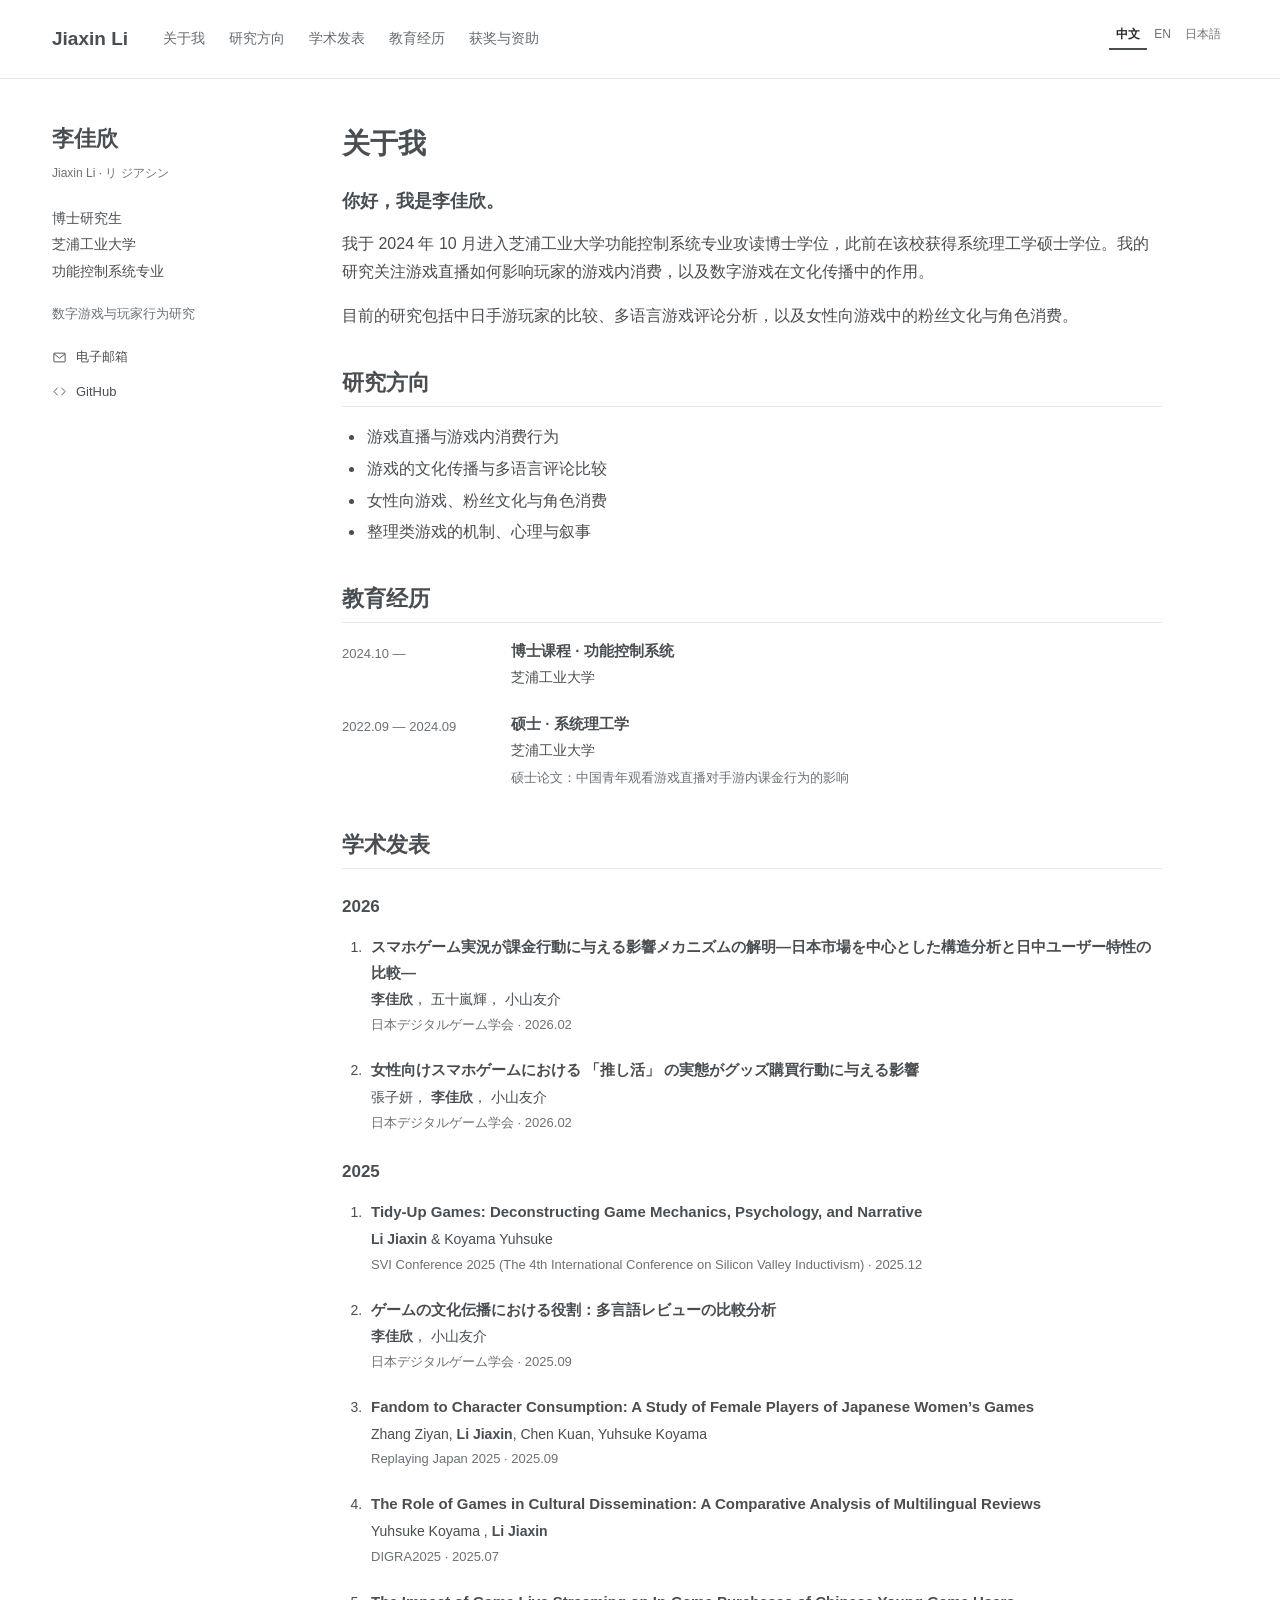
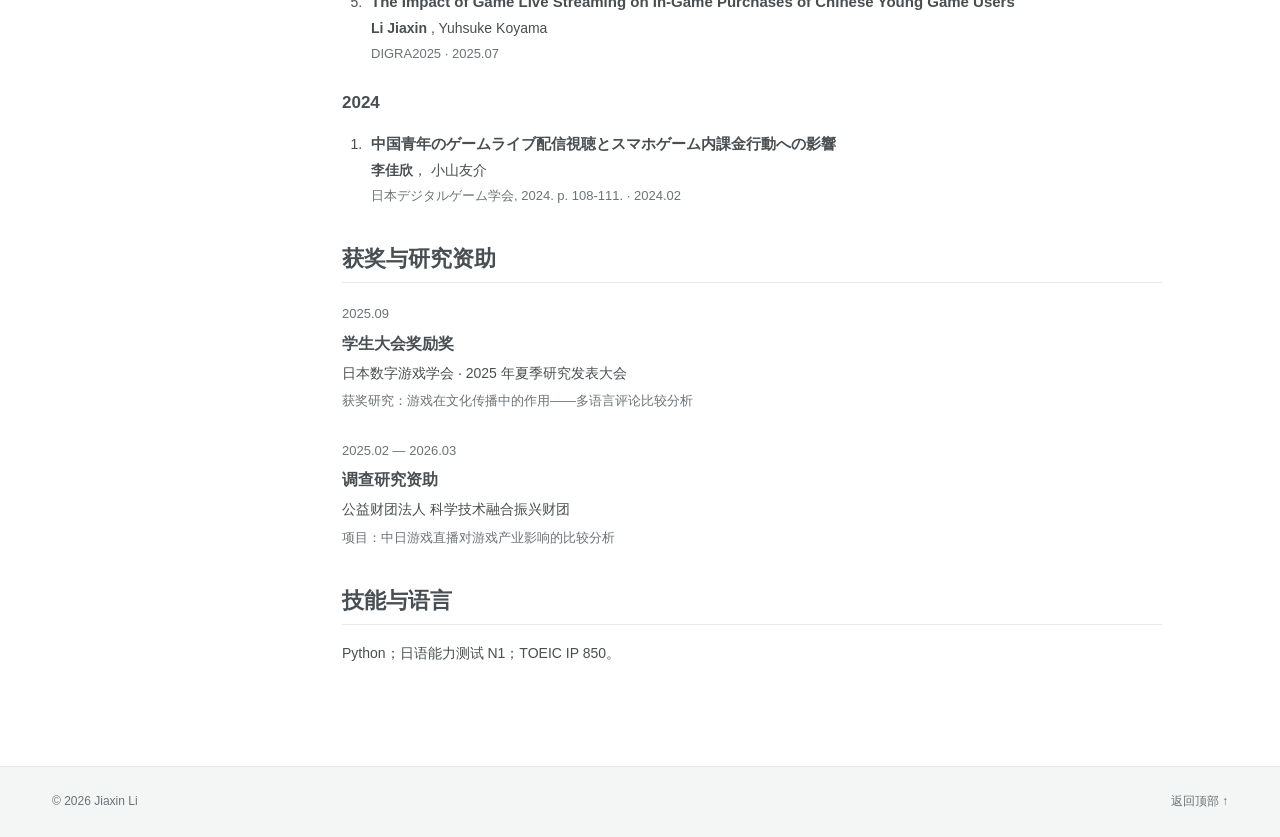
<file: index.html>
<!doctype html>
<html lang="zh-CN">
<head>
<meta charset="utf-8"><meta name="viewport" content="width=device-width,initial-scale=1">
<meta name="description" content="李佳欣的个人学术主页：数字游戏、直播与消费行为、跨文化研究。">
<title>李佳欣 · 个人学术主页</title>
<link rel="stylesheet" href="style.css?v=2"><script src="script.js" defer></script>
</head><body>
<a data-zh="跳至正文" data-en="Skip to content" data-ja="本文へスキップ" class="skip-link" href="#about">跳至正文</a>
<header class="masthead"><div class="topbar"><a class="site-name" href="#home">Jiaxin Li</a><nav aria-label="站内导航">
<a data-zh="关于我" data-en="About" data-ja="自己紹介" href="#about">关于我</a>
<a data-zh="研究方向" data-en="Research" data-ja="研究" href="#research">研究方向</a>
<a data-zh="学术发表" data-en="Publications" data-ja="研究業績" href="#publications">学术发表</a>
<a data-zh="教育经历" data-en="Education" data-ja="学歴" href="#education">教育经历</a>
<a data-zh="获奖与资助" data-en="Awards" data-ja="受賞・助成" href="#awards">获奖与资助</a>
</nav><div class="language-switch" role="group" aria-label="语言 / Language / 言語">
<button type="button" data-language="zh" aria-pressed="true" lang="zh-CN">中文</button><button type="button" data-language="en" aria-pressed="false" lang="en">EN</button><button type="button" data-language="ja" aria-pressed="false" lang="ja">日本語</button>
</div></div></header><div class="page-layout" id="home"><aside class="profile" aria-label="Jiaxin Li">
<h2 data-zh="李佳欣" data-en="Jiaxin Li" data-ja="李 佳欣" class="profile-name">李佳欣</h2>
<p class="name-reading"><span lang="en">Jiaxin Li</span> · <span lang="ja">リ ジアシン</span></p>
<p data-zh="博士研究生" data-en="Doctoral student" data-ja="博士課程" class="profile-role">博士研究生</p>
<p data-zh="芝浦工业大学" data-en="Shibaura Institute of Technology" data-ja="芝浦工業大学" class="profile-affiliation">芝浦工业大学</p>
<p data-zh="功能控制系统专业" data-en="Functional Control Systems" data-ja="機能制御システム専攻" class="profile-major">功能控制系统专业</p>
<p data-zh="数字游戏与玩家行为研究" data-en="Game studies &amp; player behaviour" data-ja="デジタルゲーム・プレイヤー行動研究" class="profile-bio">数字游戏与玩家行为研究</p>
<ul class="profile-links" id="contact"><li><a href="mailto:lijiaxin9869@gmail.com"><svg aria-hidden="true" viewBox="0 0 24 24"><rect x="3" y="5" width="18" height="14" rx="1"/><path d="m3 6 9 7 9-7"/></svg><span data-zh="电子邮箱" data-en="Email" data-ja="メール" >电子邮箱</span></a></li><li><a href="https://github.com/lijiaxin0902" target="_blank" rel="noopener noreferrer"><svg aria-hidden="true" viewBox="0 0 24 24"><path d="M9 18 3 12l6-6m6 12 6-6-6-6"/></svg>GitHub</a></li></ul></aside><main class="content"><section id="about">
<h1 data-zh="关于我" data-en="About me" data-ja="自己紹介" >关于我</h1>
<p data-zh="你好，我是李佳欣。" data-en="Hi, I’m Jiaxin Li." data-ja="李佳欣（リ ジアシン）です。" class="intro">你好，我是李佳欣。</p>
<p data-zh="我于 2024 年 10 月进入芝浦工业大学功能控制系统专业攻读博士学位，此前在该校获得系统理工学硕士学位。我的研究关注游戏直播如何影响玩家的游戏内消费，以及数字游戏在文化传播中的作用。" data-en="I am a doctoral student in Functional Control Systems at Shibaura Institute of Technology, where I began my doctoral studies in October 2024 after completing my master’s degree in Systems Engineering and Science. My research focuses on how game live streaming relates to players’ in-game spending and on the role of digital games in cultural dissemination." data-ja="2024年10月より芝浦工業大学の機能制御システム専攻で博士課程に在籍しています。同大学でシステム理工学の修士号を取得しました。ゲームライブ配信とゲーム内課金の関係、およびデジタルゲームが文化伝播に果たす役割を研究しています。" >我于 2024 年 10 月进入芝浦工业大学功能控制系统专业攻读博士学位，此前在该校获得系统理工学硕士学位。我的研究关注游戏直播如何影响玩家的游戏内消费，以及数字游戏在文化传播中的作用。</p>
<p data-zh="目前的研究包括中日手游玩家的比较、多语言游戏评论分析，以及女性向游戏中的粉丝文化与角色消费。" data-en="My research includes comparisons of mobile game players in China and Japan, analysis of multilingual game reviews, and fandom and character consumption in women-oriented games." data-ja="日中のスマホゲームプレイヤーの比較、多言語ゲームレビューの分析、女性向けゲームにおけるファンダムとキャラクター消費に取り組んでいます。" >目前的研究包括中日手游玩家的比较、多语言游戏评论分析，以及女性向游戏中的粉丝文化与角色消费。</p>
</section><section id="research">
<h2 data-zh="研究方向" data-en="Research interests" data-ja="研究テーマ" >研究方向</h2>
<ul class="research-list">
<li data-zh="游戏直播与游戏内消费行为" data-en="Game live streaming and in-game spending" data-ja="ゲームライブ配信とゲーム内課金" >游戏直播与游戏内消费行为</li>
<li data-zh="游戏的文化传播与多语言评论比较" data-en="Cultural dissemination through games and multilingual review analysis" data-ja="ゲームを通じた文化伝播と多言語レビューの比較分析" >游戏的文化传播与多语言评论比较</li>
<li data-zh="女性向游戏、粉丝文化与角色消费" data-en="Women-oriented games, fandom, and character consumption" data-ja="女性向けゲーム、ファンダム、キャラクター消費" >女性向游戏、粉丝文化与角色消费</li>
<li data-zh="整理类游戏的机制、心理与叙事" data-en="Mechanics, psychology, and narratives of tidy-up games" data-ja="整理ゲームのメカニクス・心理・ナラティブ" >整理类游戏的机制、心理与叙事</li>
</ul></section><section id="education">
<h2 data-zh="教育经历" data-en="Education" data-ja="学歴" >教育经历</h2>
<div class="education-list">

<article class="timeline-entry"><span class="timeline-date">2024.10 —</span><div><h3 data-zh="博士课程 · 功能控制系统" data-en="Doctoral program · Functional Control Systems" data-ja="博士課程・機能制御システム専攻" >博士课程 · 功能控制系统</h3><p data-zh="芝浦工业大学" data-en="Shibaura Institute of Technology" data-ja="芝浦工業大学" >芝浦工业大学</p>
</div></article>
<article class="timeline-entry"><span class="timeline-date">2022.09 — 2024.09</span><div><h3 data-zh="硕士 · 系统理工学" data-en="Master’s degree · Systems Engineering and Science" data-ja="修士・システム理工学専攻" >硕士 · 系统理工学</h3><p data-zh="芝浦工业大学" data-en="Shibaura Institute of Technology" data-ja="芝浦工業大学" >芝浦工业大学</p>
<p data-zh="硕士论文：中国青年观看游戏直播对手游内课金行为的影响" data-en="Master’s thesis: The influence of game live-stream viewing on in-game purchases among young Chinese mobile game users." data-ja="修士論文：中国青年のゲームライブ配信視聴とスマホゲーム内課金行動への影響" class="muted">硕士论文：中国青年观看游戏直播对手游内课金行为的影响</p>
</div></article>
</div></section><section id="publications">
<h2 data-zh="学术发表" data-en="Conference presentations" data-ja="学会発表" >学术发表</h2>
<h3 class="year-heading">2026</h3><ol class="publication-list">
<li class="work-entry"><p class="paper-title" lang="ja">スマホゲーム実況が課金行動に与える影響メカニズムの解明―日本市場を中心とした構造分析と日中ユーザー特性の比較―</p><p class="authors"><strong>李佳欣</strong>， 五十嵐輝， 小山友介</p><p class="venue">日本デジタルゲーム学会 · <time datetime="2026-02-22">2026.02</time></p></li>
<li class="work-entry"><p class="paper-title" lang="ja">女性向けスマホゲームにおける 「推し活」 の実態がグッズ購買行動に与える影響</p><p class="authors">張子妍， <strong>李佳欣</strong>， 小山友介</p><p class="venue">日本デジタルゲーム学会 · <time datetime="2026-02-21">2026.02</time></p></li>
</ol>
<h3 class="year-heading">2025</h3><ol class="publication-list">
<li class="work-entry"><p class="paper-title" lang="en">Tidy-Up Games: Deconstructing Game Mechanics, Psychology, and Narrative</p><p class="authors"><strong>Li Jiaxin</strong> &amp; Koyama Yuhsuke</p><p class="venue">SVI Conference 2025 (The 4th International Conference on Silicon Valley Inductivism) · <time datetime="2025-12-02">2025.12</time></p></li>
<li class="work-entry"><p class="paper-title" lang="ja">ゲームの文化伝播における役割：多言語レビューの比較分析</p><p class="authors"><strong>李佳欣</strong>， 小山友介</p><p class="venue">日本デジタルゲーム学会 · <time datetime="2025-09-12">2025.09</time></p></li>
<li class="work-entry"><p class="paper-title" lang="en">Fandom to Character Consumption: A Study of Female Players of Japanese Women’s Games</p><p class="authors">Zhang Ziyan, <strong>Li Jiaxin</strong>, Chen Kuan, Yuhsuke Koyama</p><p class="venue">Replaying Japan 2025 · <time datetime="2025-09-03">2025.09</time></p></li>
<li class="work-entry"><p class="paper-title" lang="en">The Role of Games in Cultural Dissemination: A Comparative Analysis of Multilingual Reviews</p><p class="authors">Yuhsuke Koyama , <strong>Li Jiaxin</strong></p><p class="venue">DIGRA2025 · <time datetime="2025-07-01">2025.07</time></p></li>
<li class="work-entry"><p class="paper-title" lang="en">The Impact of Game Live Streaming on In-Game Purchases of Chinese Young Game Users</p><p class="authors"><strong>Li Jiaxin</strong> , Yuhsuke Koyama</p><p class="venue">DIGRA2025 · <time datetime="2025-07-01">2025.07</time></p></li>
</ol>
<h3 class="year-heading">2024</h3><ol class="publication-list">
<li class="work-entry"><p class="paper-title" lang="ja">中国青年のゲームライブ配信視聴とスマホゲーム内課金行動への影響</p><p class="authors"><strong>李佳欣</strong>， 小山友介</p><p class="venue">日本デジタルゲーム学会, 2024. p. 108-111. · <time datetime="2024-02-01">2024.02</time></p></li>
</ol></section><section id="awards">
<h2 data-zh="获奖与研究资助" data-en="Awards &amp; research funding" data-ja="受賞・研究助成" >获奖与研究资助</h2>
<div class="awards-list">
<article><span class="small-label">2025.09</span>
<h3 data-zh="学生大会奖励奖" data-en="Student Encouragement Award" data-ja="学生大会奨励賞" >学生大会奖励奖</h3>
<p data-zh="日本数字游戏学会 · 2025 年夏季研究发表大会" data-en="Digital Games Research Association Japan · 2025 Summer Research Conference" data-ja="日本デジタルゲーム学会・2025年度 夏季研究発表大会" >日本数字游戏学会 · 2025 年夏季研究发表大会</p>
<p data-zh="获奖研究：游戏在文化传播中的作用——多语言评论比较分析" data-en="Awarded research: The Role of Games in Cultural Dissemination: A Comparative Analysis of Multilingual Reviews" data-ja="受賞題目：ゲームの文化伝播における役割：多言語レビューの比較分析" class="muted">获奖研究：游戏在文化传播中的作用——多语言评论比较分析</p>
</article><article><span class="small-label">2025.02 — 2026.03</span>
<h3 data-zh="调查研究资助" data-en="Survey research grant" data-ja="調査研究補助金" >调查研究资助</h3>
<p data-zh="公益财团法人 科学技术融合振兴财团" data-en="公益財団法人 科学技術融合振興財団" data-ja="公益財団法人 科学技術融合振興財団" >公益财团法人 科学技术融合振兴财团</p>
<p data-zh="项目：中日游戏直播对游戏产业影响的比较分析" data-en="Project: A comparative analysis of the impact of game streaming on the game industry in Japan and China." data-ja="研究課題：日本、中国におけるゲーム配信がゲーム産業に与える影響の比較分析" class="muted">项目：中日游戏直播对游戏产业影响的比较分析</p>
</article>
</div></section><section id="skills">
<h2 data-zh="技能与语言" data-en="Skills &amp; languages" data-ja="スキル・語学" >技能与语言</h2>
<p data-zh="Python；日语能力测试 N1；TOEIC IP 850。" data-en="Python; JLPT N1; TOEIC IP 850." data-ja="Python、日本語能力試験 N1、TOEIC IP 850。" >Python；日语能力测试 N1；TOEIC IP 850。</p>
</section></main></div><footer><div><span>© <span id="year"></span> Jiaxin Li</span>
<a data-zh="返回顶部 ↑" data-en="Back to top ↑" data-ja="トップへ ↑" href="#home">返回顶部 ↑</a>
</div></footer></body></html>
</file>
<file: style.css>
:root{--ink:#494e52;--muted:#6b7277;--line:#e8e8e8;--link:#25738e;--header-height:78px}*{box-sizing:border-box}html{scroll-behavior:smooth;scroll-padding-top:100px}body{margin:0;color:var(--ink);background:#fff;font-family:-apple-system,BlinkMacSystemFont,"Segoe UI",Arial,"PingFang SC","Microsoft YaHei","Noto Sans CJK SC","Noto Sans SC",sans-serif;font-size:16px;line-height:1.8}a{color:var(--link);text-decoration:none}a:hover{text-decoration:underline}button,a{-webkit-tap-highlight-color:transparent}a:focus-visible,button:focus-visible{outline:2px solid var(--link);outline-offset:4px}.skip-link{position:absolute;left:16px;top:-100px;z-index:30;background:#fff;padding:8px}.skip-link:focus{top:8px}.masthead{border-bottom:1px solid var(--line);position:sticky;top:0;background:#fff;z-index:10}.topbar{max-width:1240px;min-height:var(--header-height);margin:auto;padding:18px 32px;display:flex;align-items:center;gap:35px}.site-name{font-size:19px;font-weight:700;color:var(--ink);white-space:nowrap}.topbar nav{display:flex;gap:24px;align-items:center;flex-wrap:wrap;font-size:14px}.topbar nav a{color:#646b70}.language-switch{margin-left:auto;display:flex;gap:0;flex-shrink:0;align-self:flex-start;margin-top:5px}.language-switch button{font:inherit;font-size:12px;line-height:1.5;background:none;color:var(--muted);border:0;border-bottom:2px solid transparent;padding:2px 7px 5px;cursor:pointer}.language-switch button[aria-pressed="true"]{color:#25292c;border-bottom-color:var(--ink);font-weight:600}.language-switch button:hover{color:var(--link)}.page-layout{max-width:1240px;margin:0 auto;padding:45px 32px 65px;display:grid;grid-template-columns:225px minmax(0,820px);gap:65px;align-items:start}.profile{position:sticky;top:118px;overflow-wrap:anywhere}.profile-name{font-size:22px;line-height:1.4;margin:0 0 8px;font-weight:700;border:0}.name-reading{font-size:12px;color:var(--muted);margin:0 0 23px}.profile-role,.profile-affiliation,.profile-major{font-size:14px;line-height:1.65;margin:3px 0}.profile-bio{font-size:13px;line-height:1.75;margin:20px 0;color:var(--muted);max-width:210px}.profile-links{list-style:none;padding:0;margin:20px 0;font-size:13px}.profile-links li{margin:8px 0}.profile-links a{color:var(--ink);display:inline-flex;gap:9px;align-items:center}.profile-links svg{height:15px;width:15px;fill:none;stroke:currentColor;stroke-width:1.5}.content{min-width:0}.content section{margin:0 0 35px}.content h1{font-size:28px;line-height:1.4;margin:0 0 22px;font-weight:700}.content h2{font-size:22px;line-height:1.5;margin:0 0 16px;padding-bottom:7px;border-bottom:1px solid var(--line);font-weight:650}.content p{margin:0 0 15px}.content .intro{font-size:18px;font-weight:600;margin-bottom:12px}.research-list{padding-left:23px;margin:0}.research-list li{padding-left:2px;margin-bottom:3px}.education-list{margin-top:8px}.timeline-entry{display:grid;grid-template-columns:155px minmax(0,1fr);gap:14px;margin-bottom:18px}.timeline-date{font-size:13px;color:var(--muted);padding-top:3px;font-variant-numeric:tabular-nums}.timeline-entry h3{font-size:15px;font-weight:600;line-height:1.6;margin:0 0 3px}.timeline-entry p{font-size:14px;line-height:1.7;margin:0 0 4px}.muted{color:var(--muted);font-size:13px!important}.year-heading{font-size:17px;font-weight:600;margin:23px 0 12px}.publication-list{padding-left:24px;margin:0}.work-entry{padding-left:5px;margin-bottom:21px;font-size:14px;line-height:1.7}.content .paper-title{font-size:15px;font-weight:600;line-height:1.7;margin:0 0 3px;overflow-wrap:anywhere}.content .authors{margin:0 0 2px}.authors strong{font-weight:650}.content .venue{margin:0;color:var(--muted);font-size:13px}.awards-list article{margin:0 0 23px}.small-label{font-size:13px;color:var(--muted)}.awards-list h3{font-size:16px;line-height:1.6;margin:3px 0 5px;font-weight:600}.awards-list p{font-size:14px;line-height:1.7;margin:0 0 5px}#skills p{font-size:14px}footer{background:#f4f5f5;border-top:1px solid var(--line);color:var(--muted);font-size:12px}footer>div{max-width:1240px;padding:24px 32px;margin:auto;display:flex;justify-content:space-between}footer a{color:var(--muted)}@media(max-width:1100px){.topbar{gap:25px}.topbar nav{gap:16px;font-size:13px}.page-layout{grid-template-columns:195px minmax(0,1fr);gap:38px}}@media(max-width:850px){.topbar{position:relative;flex-wrap:wrap;gap:12px;padding:16px 24px}.topbar nav{order:3;width:100%;justify-content:flex-start;gap:12px 23px}.language-switch{margin-top:1px}.page-layout{padding:30px 24px 40px;grid-template-columns:160px minmax(0,1fr);gap:30px}.profile{top:140px}.profile-name{font-size:20px}.profile-role,.profile-affiliation,.profile-major{font-size:13px}.content h1{font-size:25px}.timeline-entry{grid-template-columns:1fr;gap:3px}.content h2{font-size:21px}}@media(max-width:600px){html{scroll-padding-top:135px}.page-layout{display:block;padding-top:24px}.profile{position:static;padding-bottom:22px;margin-bottom:27px;border-bottom:1px solid var(--line)}.profile-name{font-size:23px}.name-reading{margin-bottom:13px}.profile-bio{max-width:none;margin:12px 0}.profile-links{display:flex;gap:25px;margin:12px 0 0}.profile-links li{margin:0}.content{font-size:15px}.content h1{font-size:24px;margin-bottom:18px}.content h2{font-size:20px}.content section{margin-bottom:30px}.topbar nav{gap:9px 17px;font-size:12px}.site-name{font-size:18px}.language-switch button{font-size:12px;padding-left:7px;padding-right:7px}.topbar{gap:11px}.work-entry{padding-left:2px}.publication-list{padding-left:21px}footer>div{padding:20px 24px}}@media(prefers-reduced-motion:reduce){html{scroll-behavior:auto}}

/* Match CJK glyphs to the active language, including original Japanese titles. */
html:lang(zh) body{font-family:"PingFang SC","Microsoft YaHei","Noto Sans CJK SC","Noto Sans SC","Source Han Sans SC",-apple-system,BlinkMacSystemFont,"Segoe UI",Arial,sans-serif}
html:lang(ja) body,[lang="ja"]{font-family:"Hiragino Kaku Gothic ProN","Hiragino Sans","Yu Gothic","Meiryo","Noto Sans CJK JP","Noto Sans JP",sans-serif}
[lang="zh-CN"]:not(html){font-family:"PingFang SC","Microsoft YaHei","Noto Sans CJK SC","Noto Sans SC","Source Han Sans SC",sans-serif}
</file>
